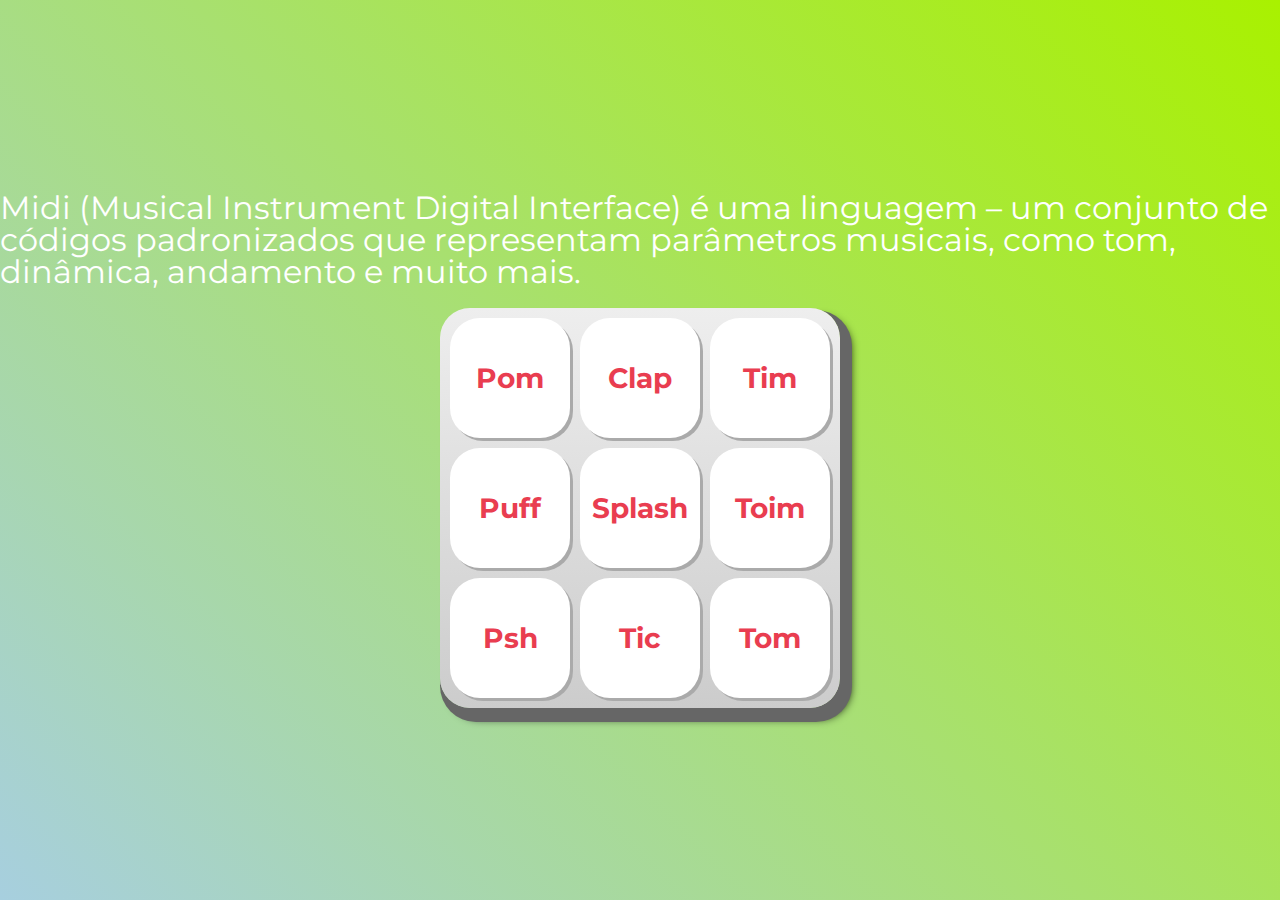
<file: index.html>
<!DOCTYPE html>
<html lang="pt-BR">
<head>
    <meta charset="UTF-8">
    <meta http-equiv="X-UA-Compatible" content="IE=edge">
    <meta name="viewport" content="width=device-width, initial-scale=1.0">

    <title> MIDI</title>

    <link rel="preconnect" href="https://fonts.googleapis.com">
    <link rel="preconnect" href="https://fonts.gstatic.com" crossorigin>
    <link href="https://fonts.googleapis.com/css2?family=Montserrat:wght@500;600&display=swap" rel="stylesheet">

    <link rel="icon" type="image/png" href="images/bateria.png">
    <link rel="stylesheet" href="css/reset.css">
    <link rel="stylesheet" href="css/estilos.css">


</head>
<body>

    <h1>Midi (Musical Instrument Digital Interface) é uma linguagem – um conjunto de códigos padronizados que representam parâmetros musicais, como tom, dinâmica, andamento e muito mais.</h1>

    <section class="teclado">
        <button onclick="tocaSomPom()" class="tecla tecla_pom">Pom</button>
        <button onclick="tocaSomClap()" class="tecla tecla_clap">Clap</button>
        <button onclick="tocaSomTim()" class="tecla tecla_tim">Tim</button>

        <button onclick="tocaSomPuff()" class="tecla tecla_puff">Puff</button>
        <button onclick="tocaSomSplash()" class="tecla tecla_splash">Splash</button>
        <button onclick="tocaSomToim()" class="tecla tecla_toim">Toim</button>

        <button onclick="tocaSomPsh()" class="tecla tecla_psh">Psh</button>
        <button onclick="tocaSomTic()" class="tecla tecla_tic">Tic</button>
        <button onclick="tocaSomTom()" class="tecla tecla_tom">Tom</button>
    </section>

    <audio src="sounds/keyq.wav" id="som_tecla_pom"></audio>
    <audio src="sounds/keyw.wav" id="som_tecla_clap"></audio>
    <audio src="sounds/keye.wav" id="som_tecla_tim"></audio>
    <audio src="sounds/keya.wav" id="som_tecla_puff"></audio>
    <audio src="sounds/keys.wav" id="som_tecla_splash"></audio>
    <audio src="sounds/keyd.wav" id="som_tecla_toim"></audio>
    <audio src="sounds/keyz.wav" id="som_tecla_psh"></audio>
    <audio src="sounds/keyx.wav" id="som_tecla_tic"></audio>
    <audio src="sounds/keyc.wav" id="som_tecla_tom"></audio>
    <script src="main.js"></script>

</body>
</html>
</file>
<file: css/estilos.css>
:root {
  --cinza: #aaa;
  --vermelha: #e93d50;
  --vermelha-escura: #af303f;
  --branca: #fff;
  --luz: rgb(229, 255, 0);
}

body {
  align-items: center;
  background: linear-gradient(45deg, #a7cfdf 0%,#a9f100 100%);
  display: flex;
  justify-content: center;
  flex-direction: column;
  font-family: 'Montserrat', sans-serif;
  min-height: 100vh;
}

h1 {
  color: var(--branca);
  margin-bottom: 20px;
  font-size: 2rem;
}

.teclado {
  background: linear-gradient(to bottom, #eeeeee 0%,#cccccc 100%);
  box-shadow: 6px 8px 0 6px #666, 10px 10px 10px #000;
  border-radius: 30px;
  display: grid;
  gap: 10px;
  grid-template-columns: repeat(3, 1fr);
  padding: 10px;
}

.tecla {
  background-color: var(--branca);
  border-radius: 30px;
  box-shadow: 3px 3px 0 var(--cinza);
  color: var(--vermelha);
  cursor: pointer;
  height: 120px;
  font-size: 1.75em;
  font-weight: bold;
  line-height: 120px;
  text-align: center;
  width: 120px;
}

.tecla.ativa,
.tecla:active {
  background-color: var(--vermelha);
  border: 4px solid  var(--vermelha);
  box-shadow: 3px 3px 0 var(--vermelha-escura) inset;
  color: var(--branca);
  outline: none;
}

.tecla.focus,
.tecla:focus {
  outline: none;
  box-shadow: 1px 1px 10px var(--luz);
}

.tecla.active:focus,
.tecla:active:focus {
  box-shadow: 3px 3px 0 var(--vermelha-escura) inset, 1px 1px 10px var(--luz);
}
</file>
